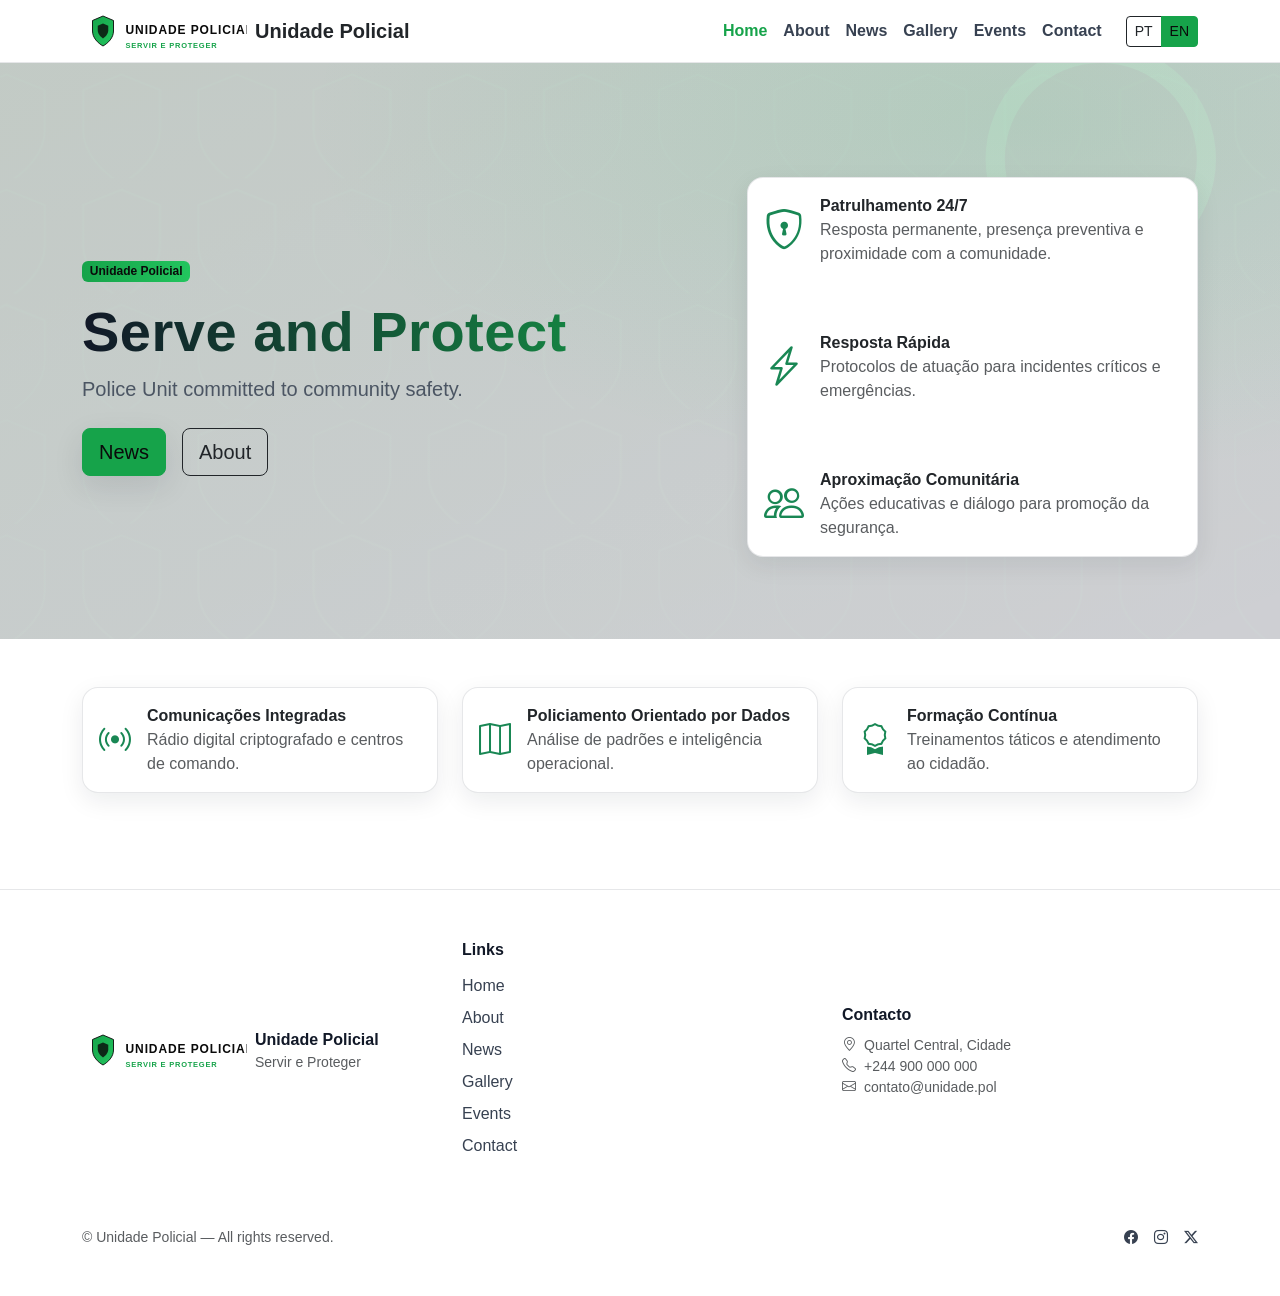
<file: index.html>
<!doctype html>
<html lang="pt">
<head>
  <meta charset="utf-8">
  <meta name="viewport" content="width=device-width, initial-scale=1">
  <title>Unidade Policial — Início</title>
  <link rel="preconnect" href="https://cdn.jsdelivr.net"/>
  <link rel="stylesheet" href="https://cdn.jsdelivr.net/npm/bootstrap@5.3.3/dist/css/bootstrap.min.css">
  <link rel="stylesheet" href="https://cdn.jsdelivr.net/npm/bootstrap-icons@1.11.3/font/bootstrap-icons.css">
  <link rel="stylesheet" href="/assets/css/style.css">
</head>
<body>
  <div data-include="/partials/header.html"></div>

  <section class="hero text-center text-lg-start">
    <div class="container">
      <div class="row align-items-center g-4">
        <div class="col-12 col-lg-7">
          <span class="badge badge-accent">Unidade Policial</span>
          <h1 class="display-4 mt-3 text-gradient" data-i18n="hero.home.title">Servir e Proteger</h1>
          <p class="lead mb-4" data-i18n="hero.home.lead">Unidade Policial comprometida com a segurança da comunidade.</p>
          <div class="d-flex gap-3 flex-wrap">
            <a class="btn btn-accent btn-lg" href="/noticias.html" data-i18n="nav.news">Notícias</a>
            <a class="btn btn-outline-dark btn-lg" href="/sobre.html" data-i18n="nav.about">Sobre</a>
          </div>
        </div>
        <div class="col-12 col-lg-5">
          <div class="card p-3 reveal">
            <div class="d-flex align-items-center gap-3">
              <div class="display-6 text-success"><i class="bi bi-shield-lock"></i></div>
              <div>
                <div class="fw-bold">Patrulhamento 24/7</div>
                <div class="text-muted">Resposta permanente, presença preventiva e proximidade com a comunidade.</div>
              </div>
            </div>
            <hr class="hr-soft">
            <div class="d-flex align-items-center gap-3">
              <div class="display-6 text-success"><i class="bi bi-lightning-charge"></i></div>
              <div>
                <div class="fw-bold">Resposta Rápida</div>
                <div class="text-muted">Protocolos de atuação para incidentes críticos e emergências.</div>
              </div>
            </div>
            <hr class="hr-soft">
            <div class="d-flex align-items-center gap-3">
              <div class="display-6 text-success"><i class="bi bi-people"></i></div>
              <div>
                <div class="fw-bold">Aproximação Comunitária</div>
                <div class="text-muted">Ações educativas e diálogo para promoção da segurança.</div>
              </div>
            </div>
          </div>
        </div>
      </div>
    </div>
  </section>

  <section class="py-5">
    <div class="container">
      <div class="row g-4">
        <div class="col-12 col-lg-4">
          <div class="card h-100 p-3 reveal">
            <div class="d-flex align-items-center gap-3">
              <div class="h2 m-0 text-success"><i class="bi bi-broadcast"></i></div>
              <div>
                <div class="fw-bold">Comunicações Integradas</div>
                <div class="text-muted">Rádio digital criptografado e centros de comando.</div>
              </div>
            </div>
          </div>
        </div>
        <div class="col-12 col-lg-4">
          <div class="card h-100 p-3 reveal">
            <div class="d-flex align-items-center gap-3">
              <div class="h2 m-0 text-success"><i class="bi bi-map"></i></div>
              <div>
                <div class="fw-bold">Policiamento Orientado por Dados</div>
                <div class="text-muted">Análise de padrões e inteligência operacional.</div>
              </div>
            </div>
          </div>
        </div>
        <div class="col-12 col-lg-4">
          <div class="card h-100 p-3 reveal">
            <div class="d-flex align-items-center gap-3">
              <div class="h2 m-0 text-success"><i class="bi bi-award"></i></div>
              <div>
                <div class="fw-bold">Formação Contínua</div>
                <div class="text-muted">Treinamentos táticos e atendimento ao cidadão.</div>
              </div>
            </div>
          </div>
        </div>
      </div>
    </div>
  </section>

  <div data-include="/partials/footer.html"></div>

  <script src="https://cdn.jsdelivr.net/npm/bootstrap@5.3.3/dist/js/bootstrap.bundle.min.js" defer></script>
  <script src="/assets/js/i18n.js" defer></script>
  <script src="/assets/js/data.js" defer></script>
  <script src="/assets/js/main.js" defer></script>
</body>
</html>
</file>
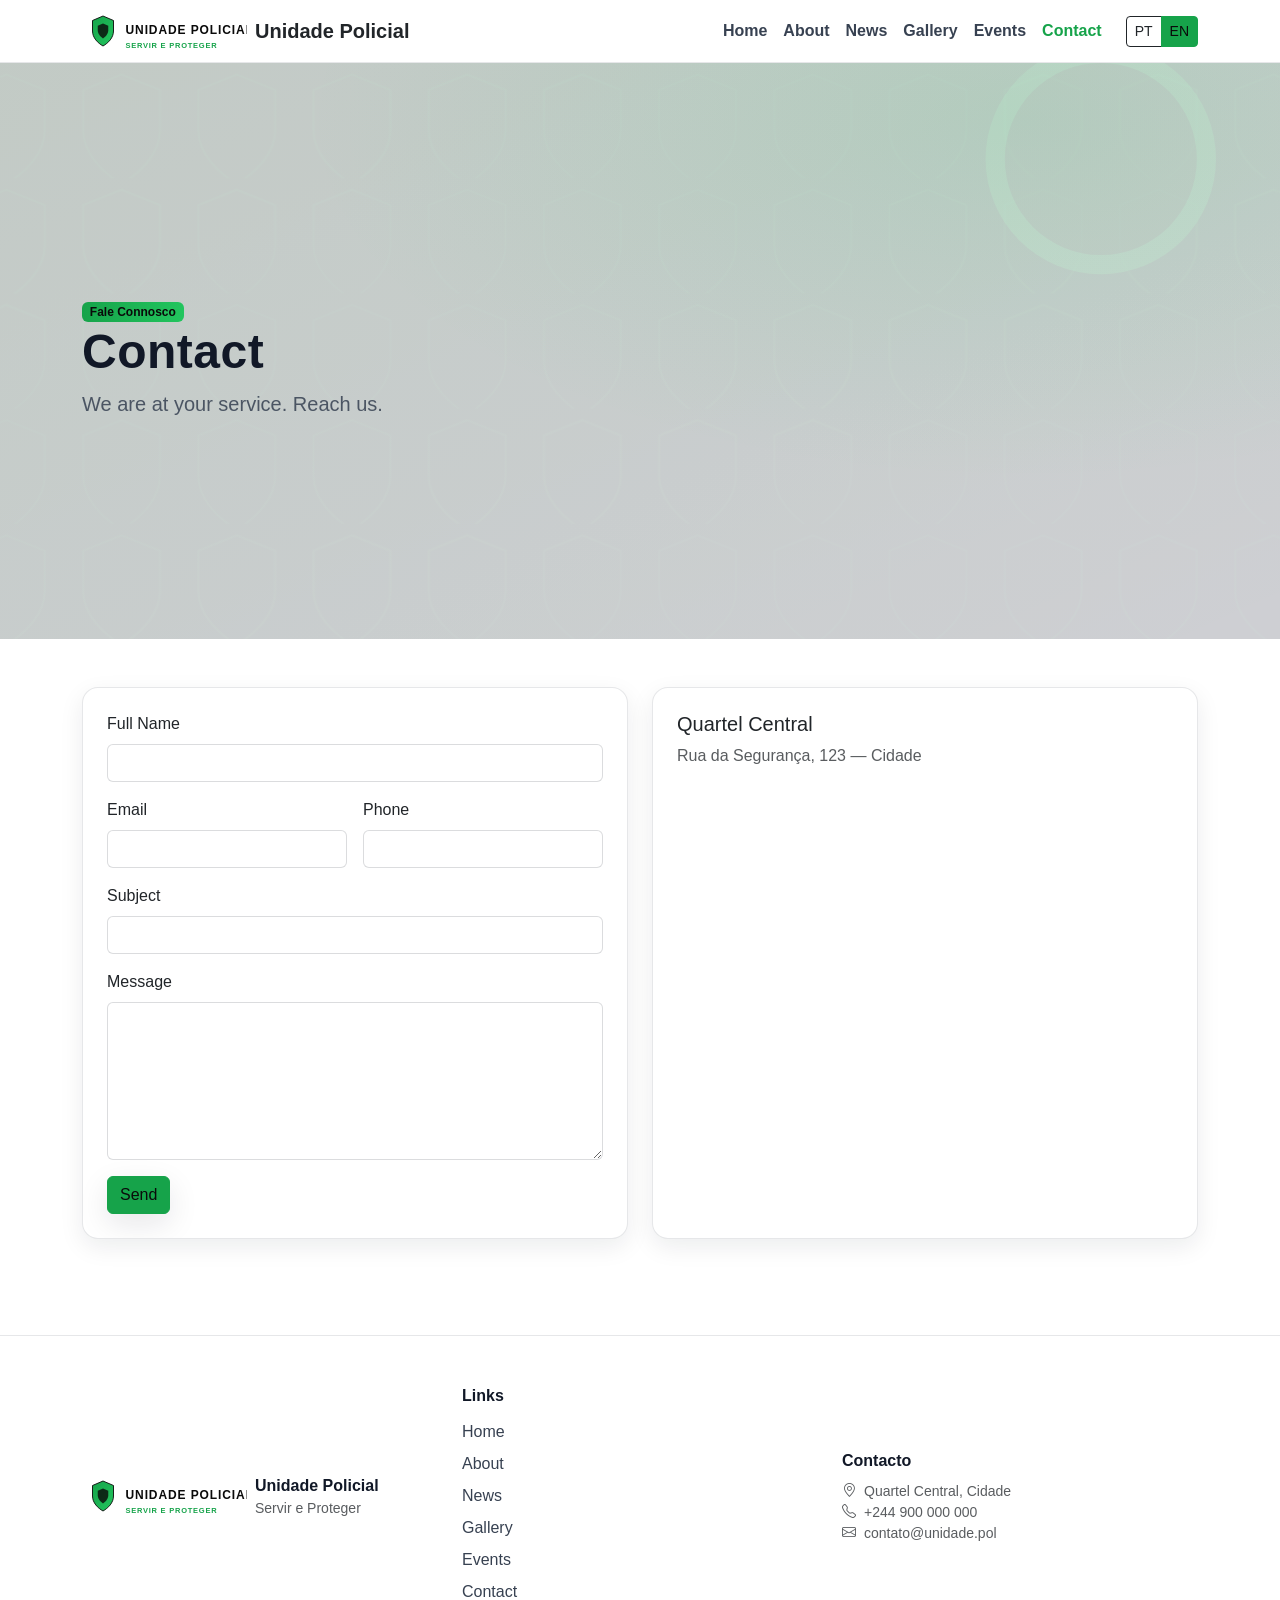
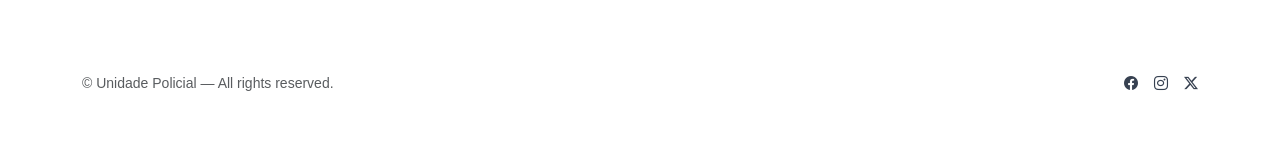
<file: contacto.html>
<!doctype html>
<html lang="pt">
<head>
  <meta charset="utf-8">
  <meta name="viewport" content="width=device-width, initial-scale=1">
  <title>Unidade Policial — Contacto</title>
  <link rel="stylesheet" href="https://cdn.jsdelivr.net/npm/bootstrap@5.3.3/dist/css/bootstrap.min.css">
  <link rel="stylesheet" href="https://cdn.jsdelivr.net/npm/bootstrap-icons@1.11.3/font/bootstrap-icons.css">
  <link rel="stylesheet" href="/assets/css/style.css">
</head>
<body>
  <div data-include="/partials/header.html"></div>

  <section class="hero">
    <div class="container">
      <span class="badge badge-accent">Fale Connosco</span>
      <h1 class="display-5" data-i18n="hero.contact.title">Contacto</h1>
      <p class="lead" data-i18n="hero.contact.lead">Estamos ao serviço. Fale connosco.</p>
    </div>
  </section>

  <section class="py-5">
    <div class="container">
      <div id="contactAlert" class="alert alert-success d-none" role="alert"></div>
      <div class="row g-4">
        <div class="col-12 col-lg-6">
          <form id="contactForm" class="card p-4">
            <div class="row g-3">
              <div class="col-12">
                <label class="form-label" data-i18n="contact.name">Nome Completo</label>
                <input name="name" type="text" class="form-control" required>
              </div>
              <div class="col-12 col-md-6">
                <label class="form-label" data-i18n="contact.email">Email</label>
                <input name="email" type="email" class="form-control" required>
              </div>
              <div class="col-12 col-md-6">
                <label class="form-label" data-i18n="contact.phone">Telefone</label>
                <input name="phone" type="tel" class="form-control">
              </div>
              <div class="col-12">
                <label class="form-label" data-i18n="contact.subject">Assunto</label>
                <input name="subject" type="text" class="form-control" required>
              </div>
              <div class="col-12">
                <label class="form-label" data-i18n="contact.message">Mensagem</label>
                <textarea name="message" class="form-control" rows="6" required></textarea>
              </div>
              <div class="col-12">
                <button class="btn btn-accent" type="submit" data-i18n="btn.send">Enviar</button>
              </div>
            </div>
          </form>
        </div>
        <div class="col-12 col-lg-6">
          <div class="card p-4 h-100">
            <h5>Quartel Central</h5>
            <p class="text-muted">Rua da Segurança, 123 — Cidade</p>
            <div class="ratio ratio-16x9 rounded overflow-hidden">
              <iframe src="https://maps.google.com/maps?q=Lisboa&t=&z=13&ie=UTF8&iwloc=&output=embed" loading="lazy" referrerpolicy="no-referrer-when-downgrade"></iframe>
            </div>
          </div>
        </div>
      </div>
    </div>
  </section>

  <div data-include="/partials/footer.html"></div>

  <script src="https://cdn.jsdelivr.net/npm/bootstrap@5.3.3/dist/js/bootstrap.bundle.min.js" defer></script>
  <script src="/assets/js/i18n.js" defer></script>
  <script src="/assets/js/data.js" defer></script>
  <script src="/assets/js/main.js" defer></script>
  <script src="/assets/js/contact.js" defer></script>
</body>
</html>
</file>
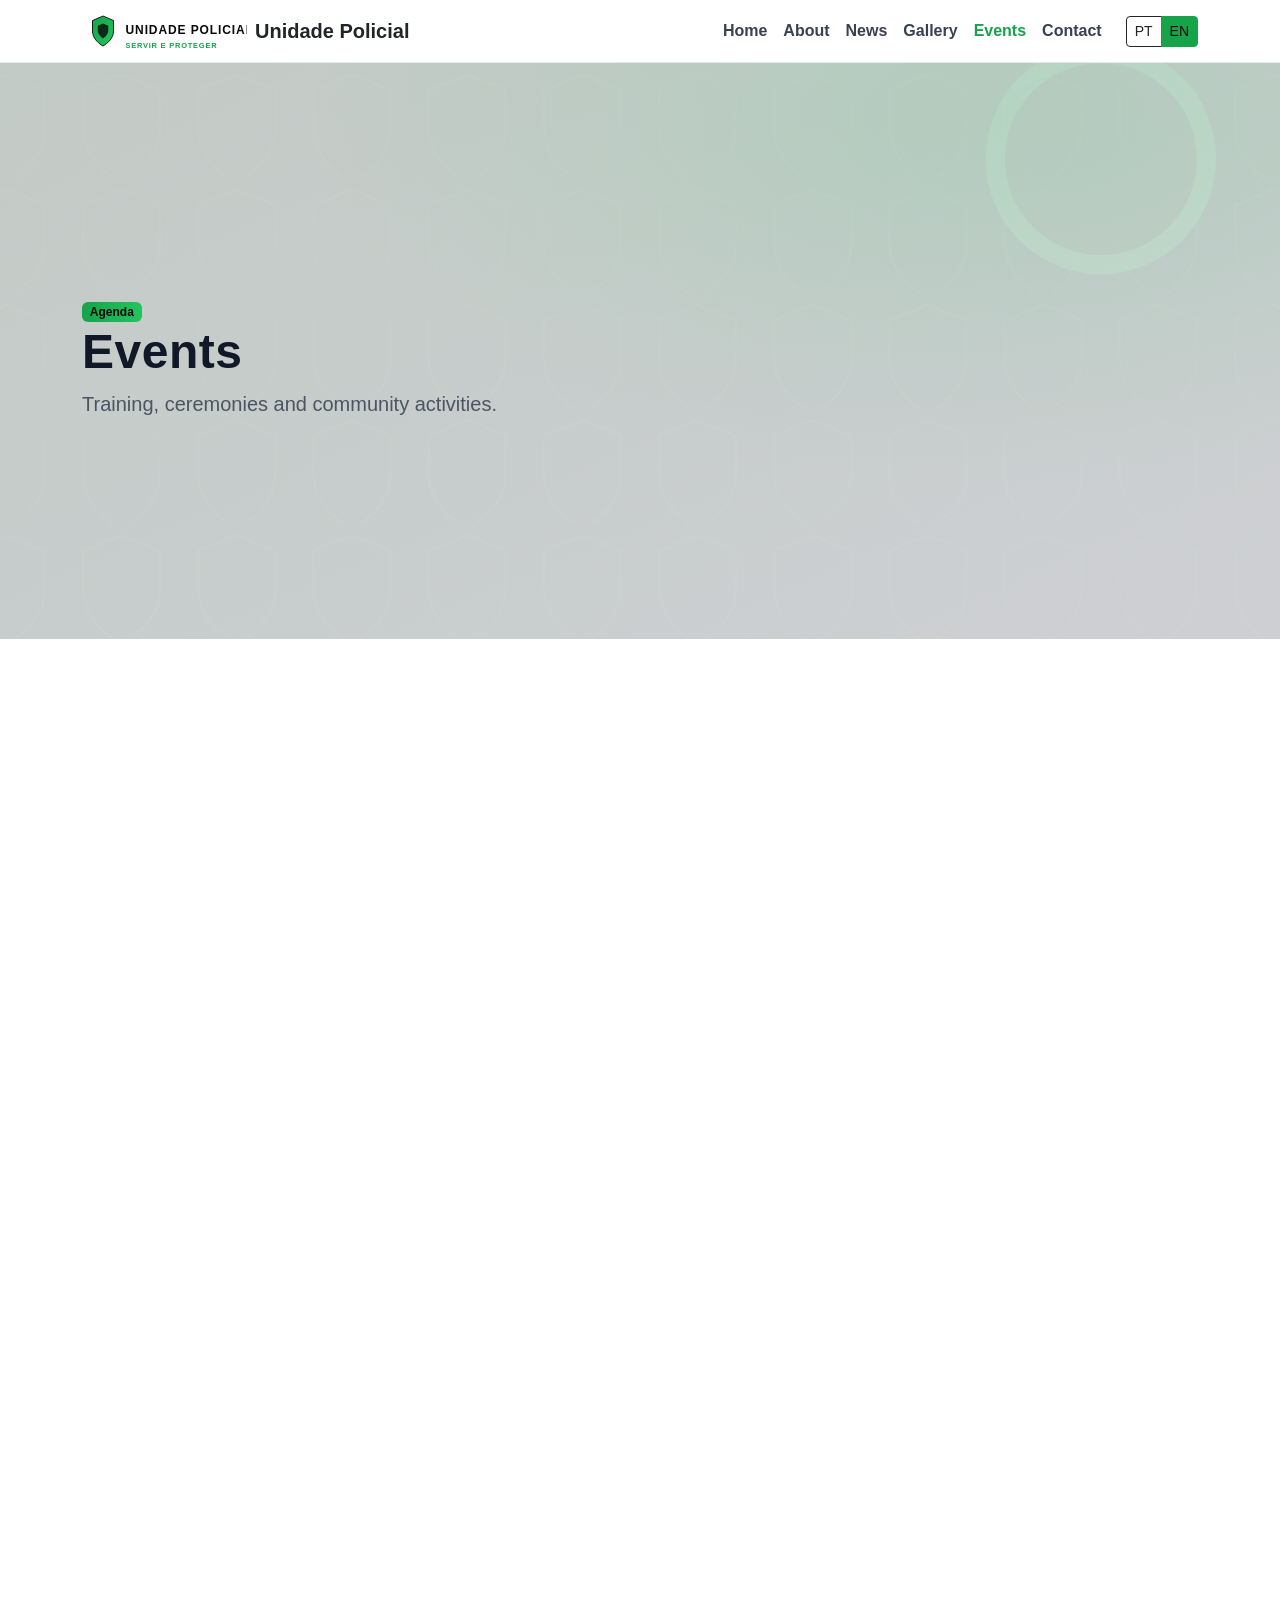
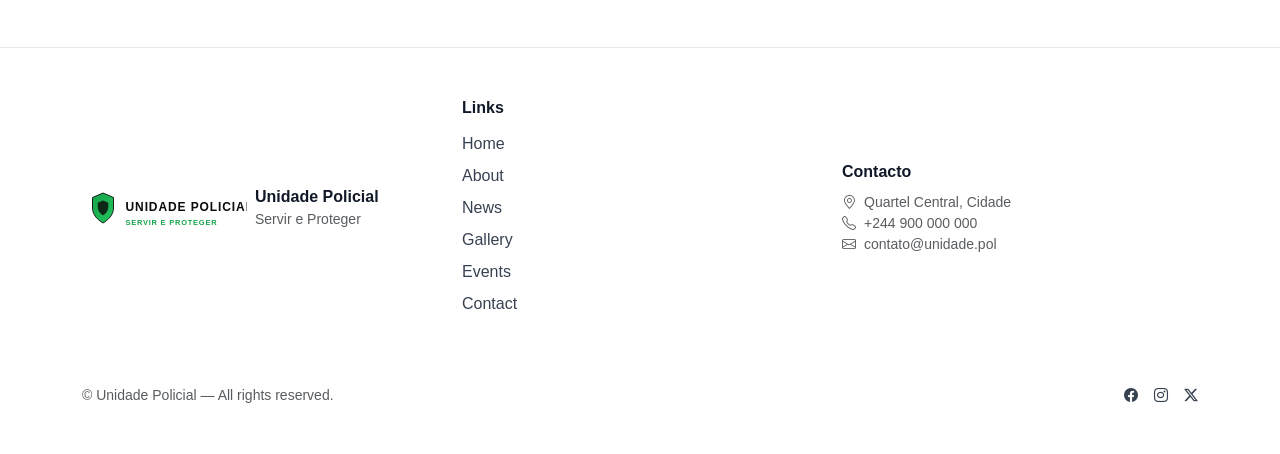
<file: eventos.html>
<!doctype html>
<html lang="pt">
<head>
  <meta charset="utf-8">
  <meta name="viewport" content="width=device-width, initial-scale=1">
  <title>Unidade Policial — Eventos</title>
  <link rel="stylesheet" href="https://cdn.jsdelivr.net/npm/bootstrap@5.3.3/dist/css/bootstrap.min.css">
  <link rel="stylesheet" href="https://cdn.jsdelivr.net/npm/bootstrap-icons@1.11.3/font/bootstrap-icons.css">
  <link rel="stylesheet" href="/assets/css/style.css">
</head>
<body>
  <div data-include="/partials/header.html"></div>

  <section class="hero">
    <div class="container">
      <span class="badge badge-accent">Agenda</span>
      <h1 class="display-5" data-i18n="hero.events.title">Eventos</h1>
      <p class="lead" data-i18n="hero.events.lead">Formações, cerimónias e atividades comunitárias.</p>
    </div>
  </section>

  <section class="py-5">
    <div class="container">
      <div class="row g-4" id="eventsGrid"></div>
    </div>
  </section>

  <div data-include="/partials/footer.html"></div>

  <script src="https://cdn.jsdelivr.net/npm/bootstrap@5.3.3/dist/js/bootstrap.bundle.min.js" defer></script>
  <script src="/assets/js/i18n.js" defer></script>
  <script src="/assets/js/data.js" defer></script>
  <script src="/assets/js/main.js" defer></script>
  <script src="/assets/js/events.js" defer></script>
</body>
</html>
</file>
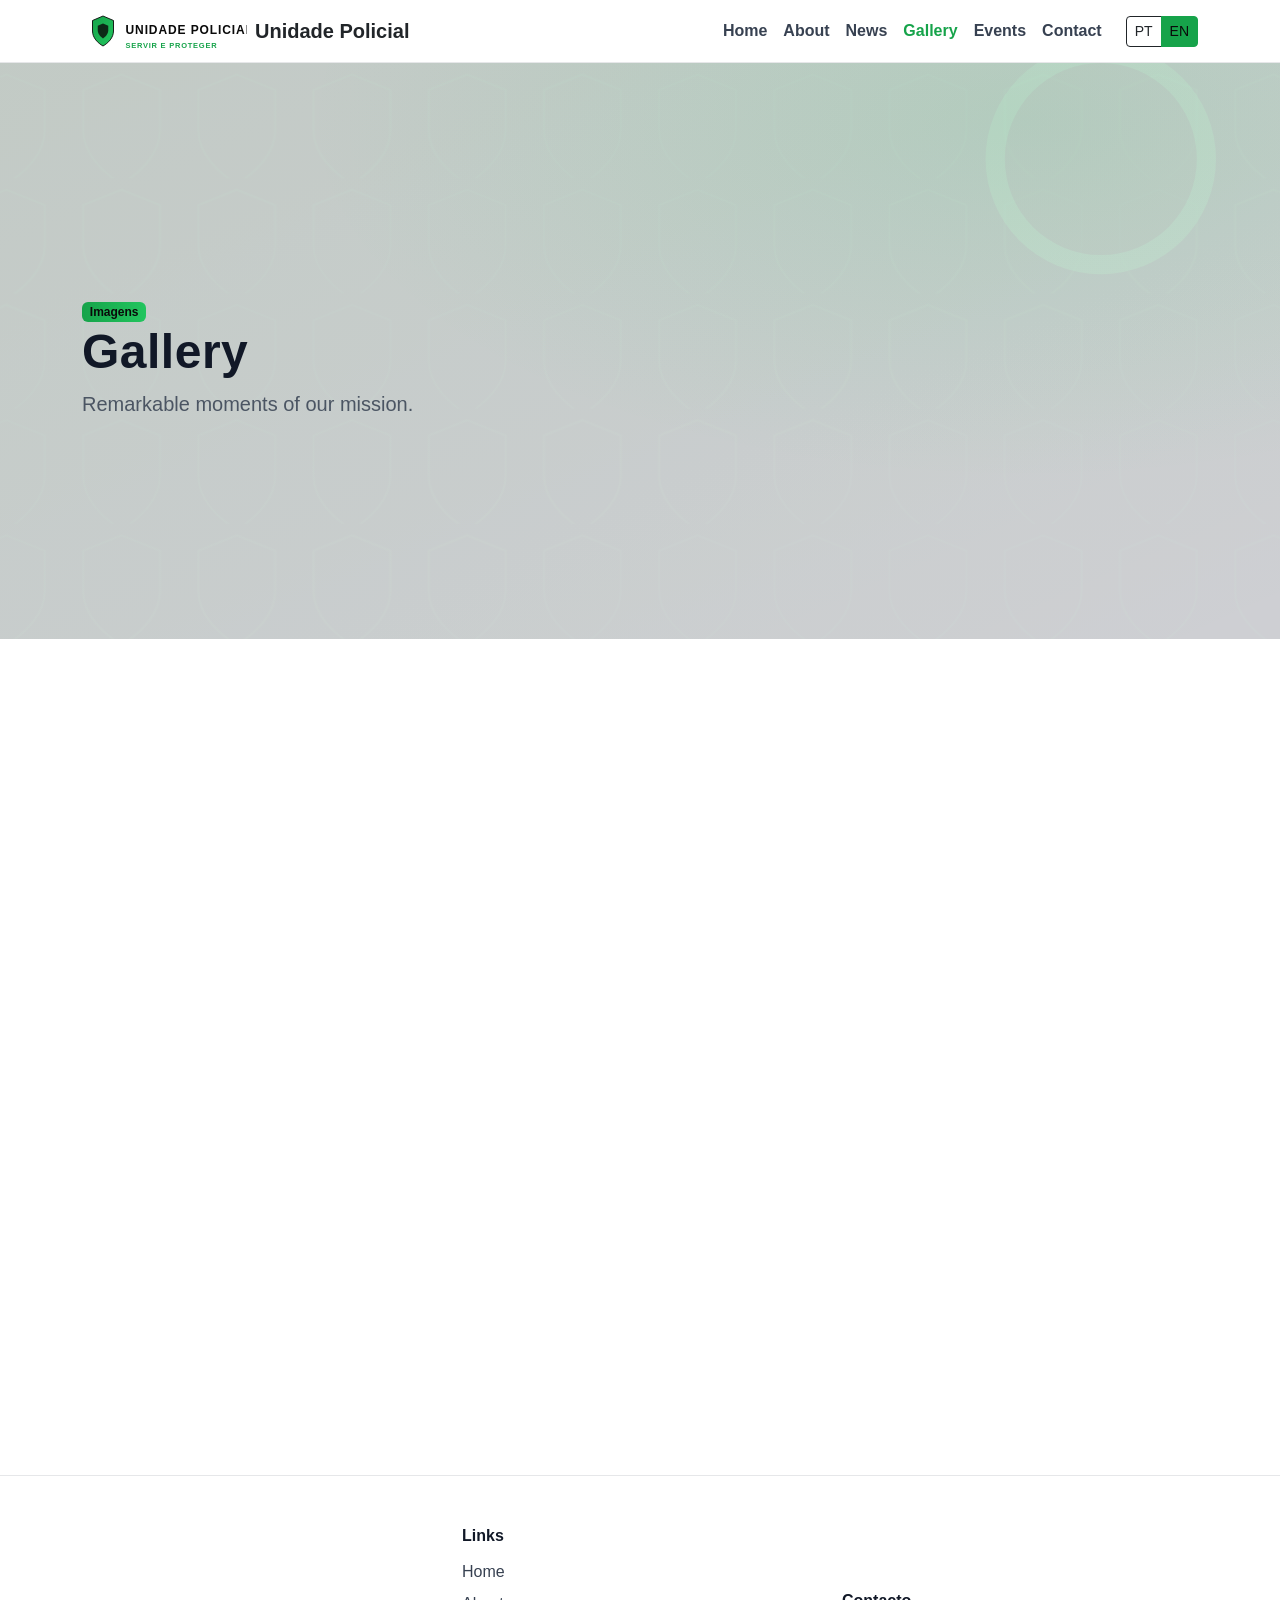
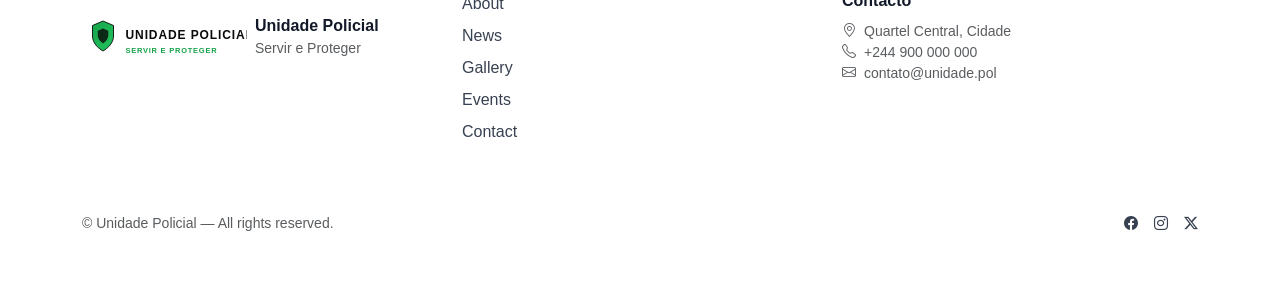
<file: galeria.html>
<!doctype html>
<html lang="pt">
<head>
  <meta charset="utf-8">
  <meta name="viewport" content="width=device-width, initial-scale=1">
  <title>Unidade Policial — Galeria</title>
  <link rel="stylesheet" href="https://cdn.jsdelivr.net/npm/bootstrap@5.3.3/dist/css/bootstrap.min.css">
  <link rel="stylesheet" href="https://cdn.jsdelivr.net/npm/bootstrap-icons@1.11.3/font/bootstrap-icons.css">
  <link rel="stylesheet" href="/assets/css/style.css">
</head>
<body>
  <div data-include="/partials/header.html"></div>

  <section class="hero">
    <div class="container">
      <span class="badge badge-accent">Imagens</span>
      <h1 class="display-5" data-i18n="hero.gallery.title">Galeria</h1>
      <p class="lead" data-i18n="hero.gallery.lead">Momentos marcantes da nossa missão.</p>
    </div>
  </section>

  <section class="py-5">
    <div class="container">
      <div class="row g-4" id="galleryGrid"></div>
    </div>
  </section>

  <div data-include="/partials/footer.html"></div>

  <script src="https://cdn.jsdelivr.net/npm/bootstrap@5.3.3/dist/js/bootstrap.bundle.min.js" defer></script>
  <script src="/assets/js/i18n.js" defer></script>
  <script src="/assets/js/data.js" defer></script>
  <script src="/assets/js/main.js" defer></script>
  <script src="/assets/js/gallery.js" defer></script>
</body>
</html>
</file>
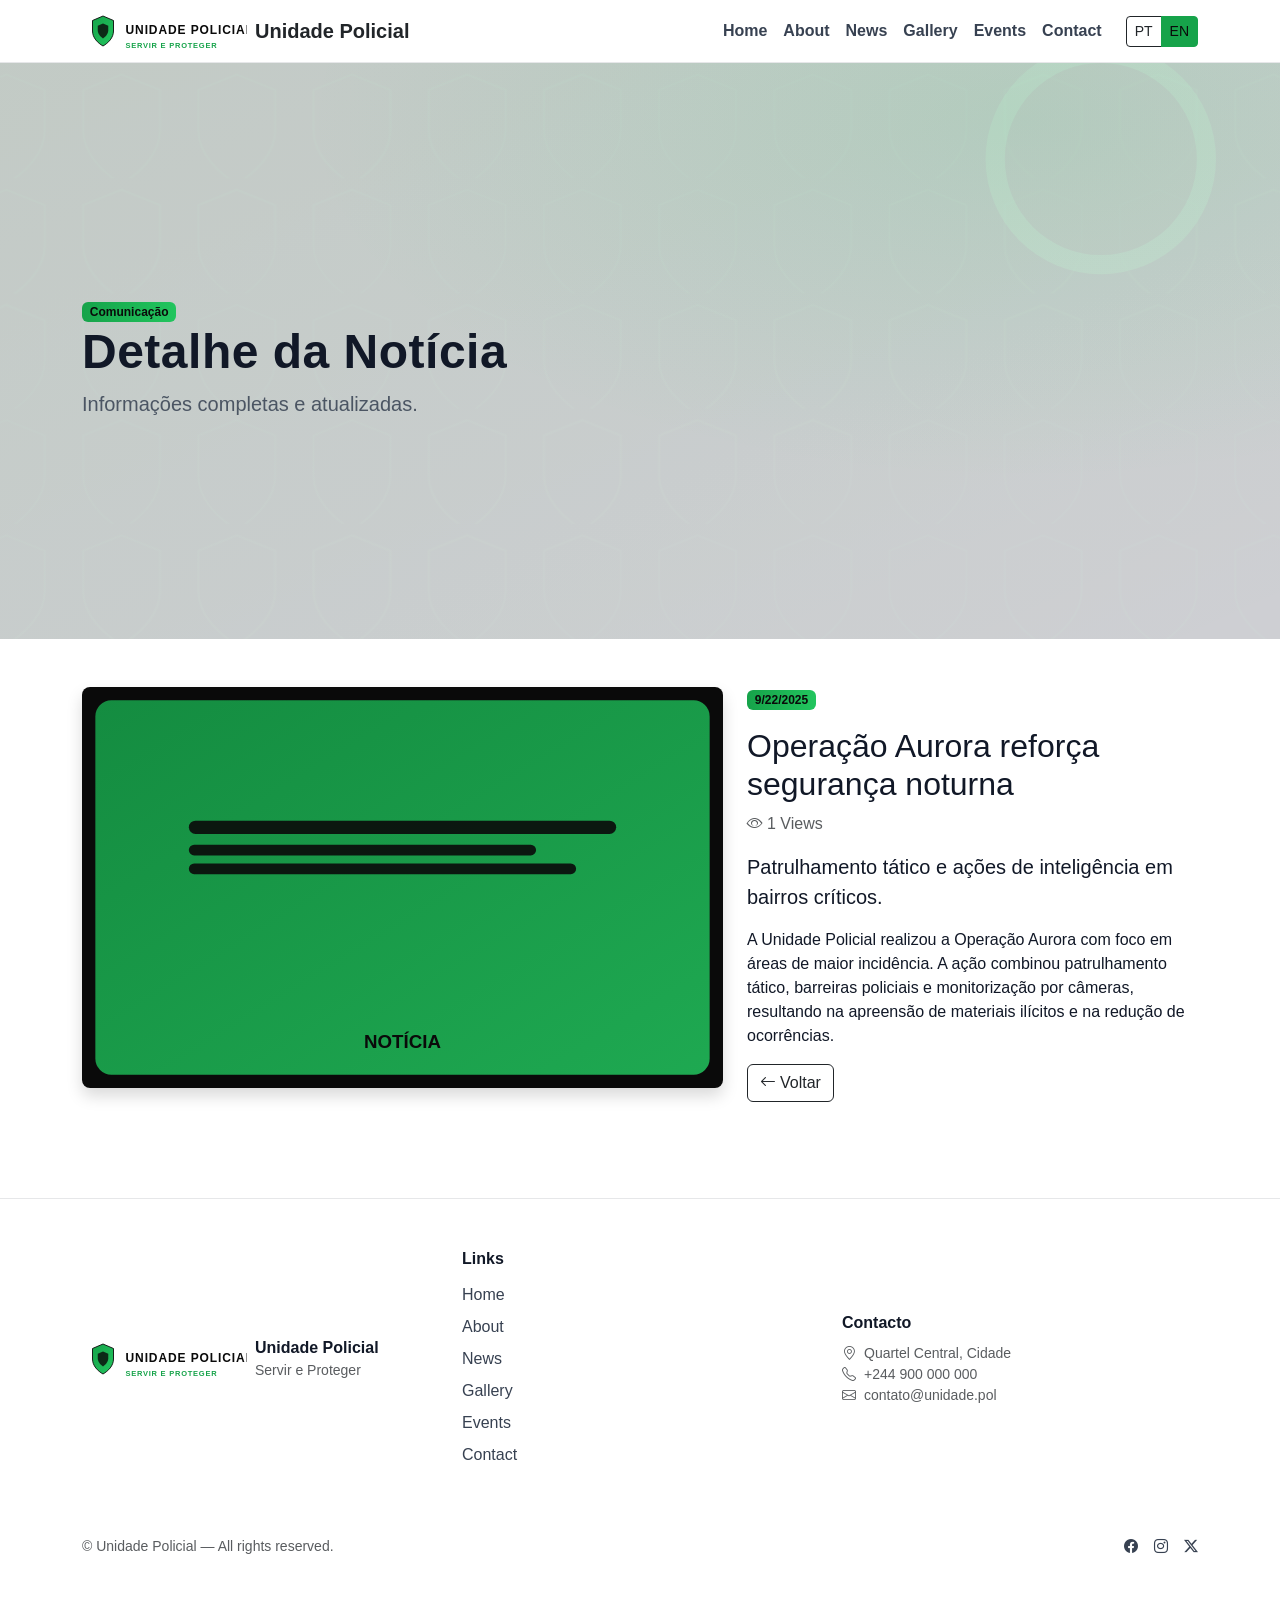
<file: noticia.html>
<!doctype html>
<html lang="pt">
<head>
  <meta charset="utf-8">
  <meta name="viewport" content="width=device-width, initial-scale=1">
  <title>Unidade Policial — Notícia</title>
  <link rel="stylesheet" href="https://cdn.jsdelivr.net/npm/bootstrap@5.3.3/dist/css/bootstrap.min.css">
  <link rel="stylesheet" href="https://cdn.jsdelivr.net/npm/bootstrap-icons@1.11.3/font/bootstrap-icons.css">
  <link rel="stylesheet" href="/assets/css/style.css">
</head>
<body>
  <div data-include="/partials/header.html"></div>

  <section class="hero">
    <div class="container">
      <span class="badge badge-accent">Comunicação</span>
      <h1 class="display-5">Detalhe da Notícia</h1>
      <p class="lead">Informações completas e atualizadas.</p>
    </div>
  </section>

  <section class="py-5">
    <div class="container" id="newsDetail"></div>
  </section>

  <div data-include="/partials/footer.html"></div>

  <script src="https://cdn.jsdelivr.net/npm/bootstrap@5.3.3/dist/js/bootstrap.bundle.min.js" defer></script>
  <script src="/assets/js/i18n.js" defer></script>
  <script src="/assets/js/data.js" defer></script>
  <script src="/assets/js/main.js" defer></script>
  <script src="/assets/js/news.js" defer></script>
</body>
</html>
</file>
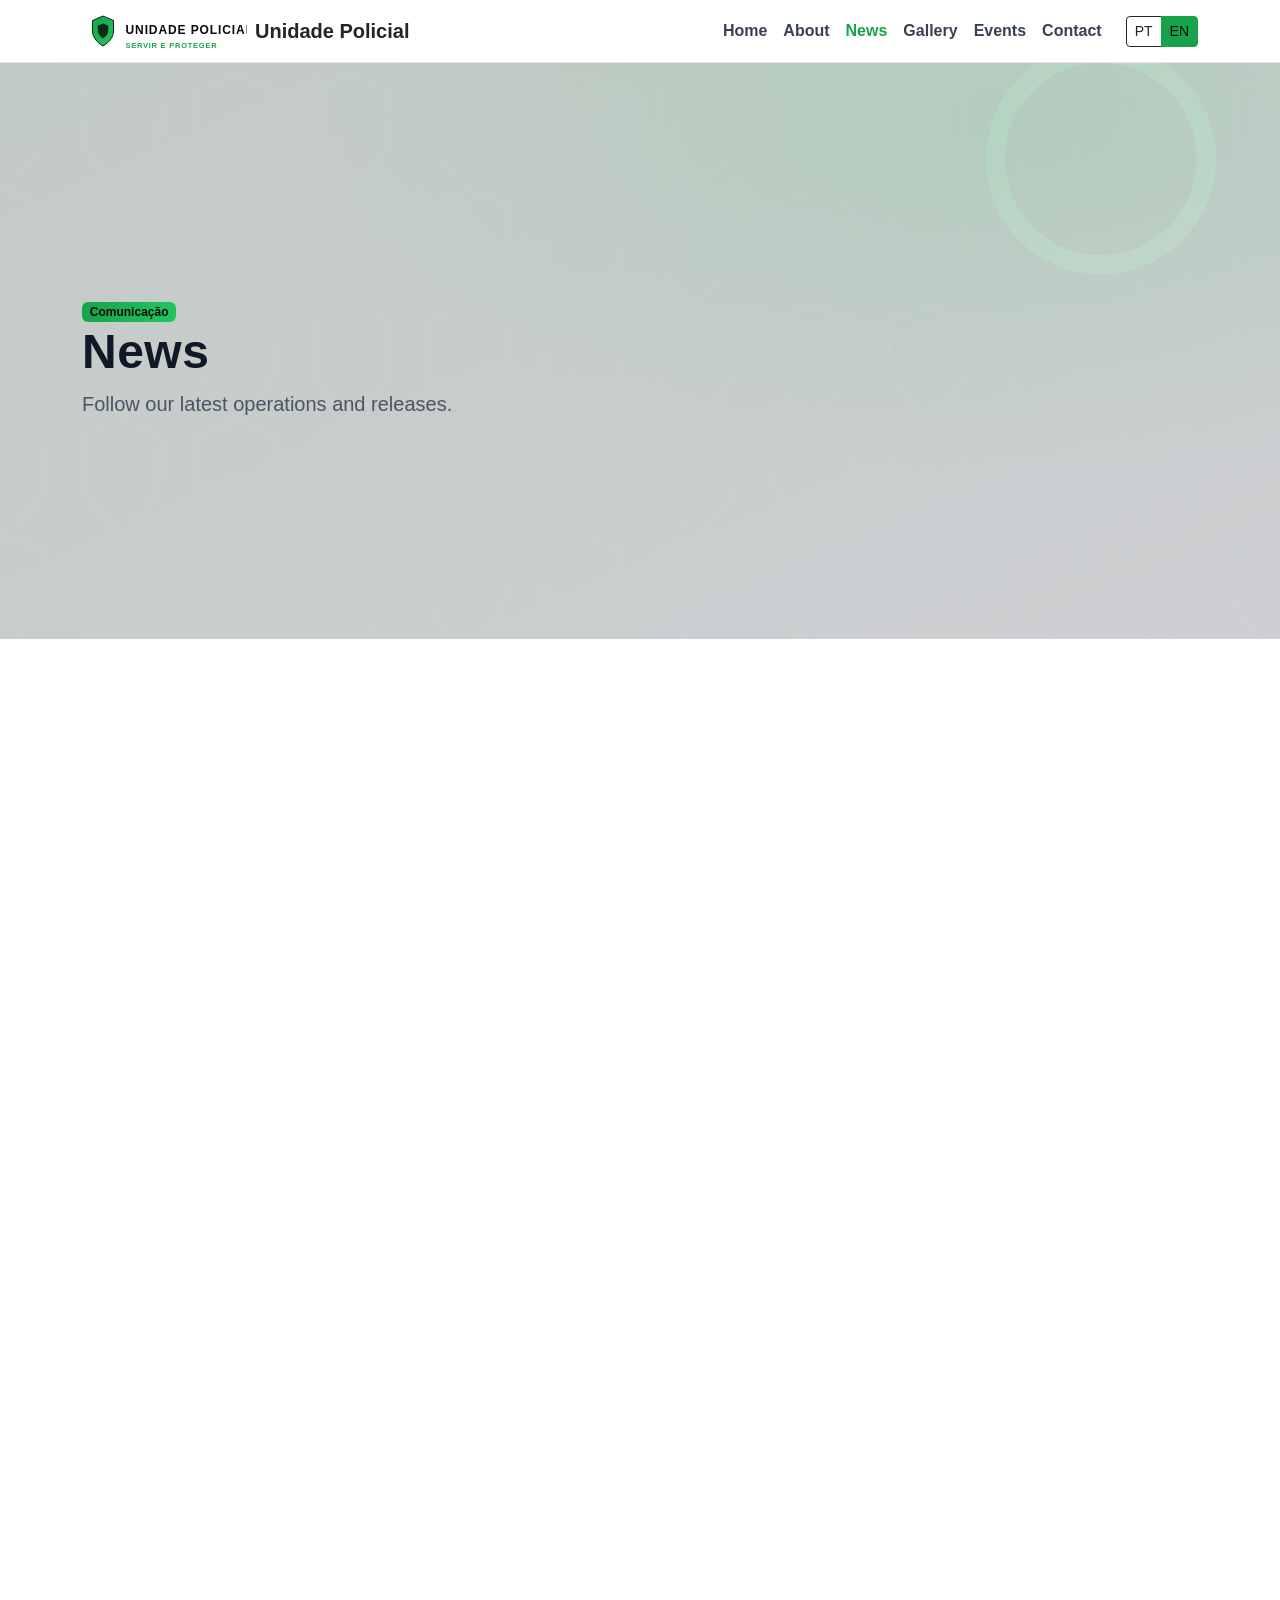
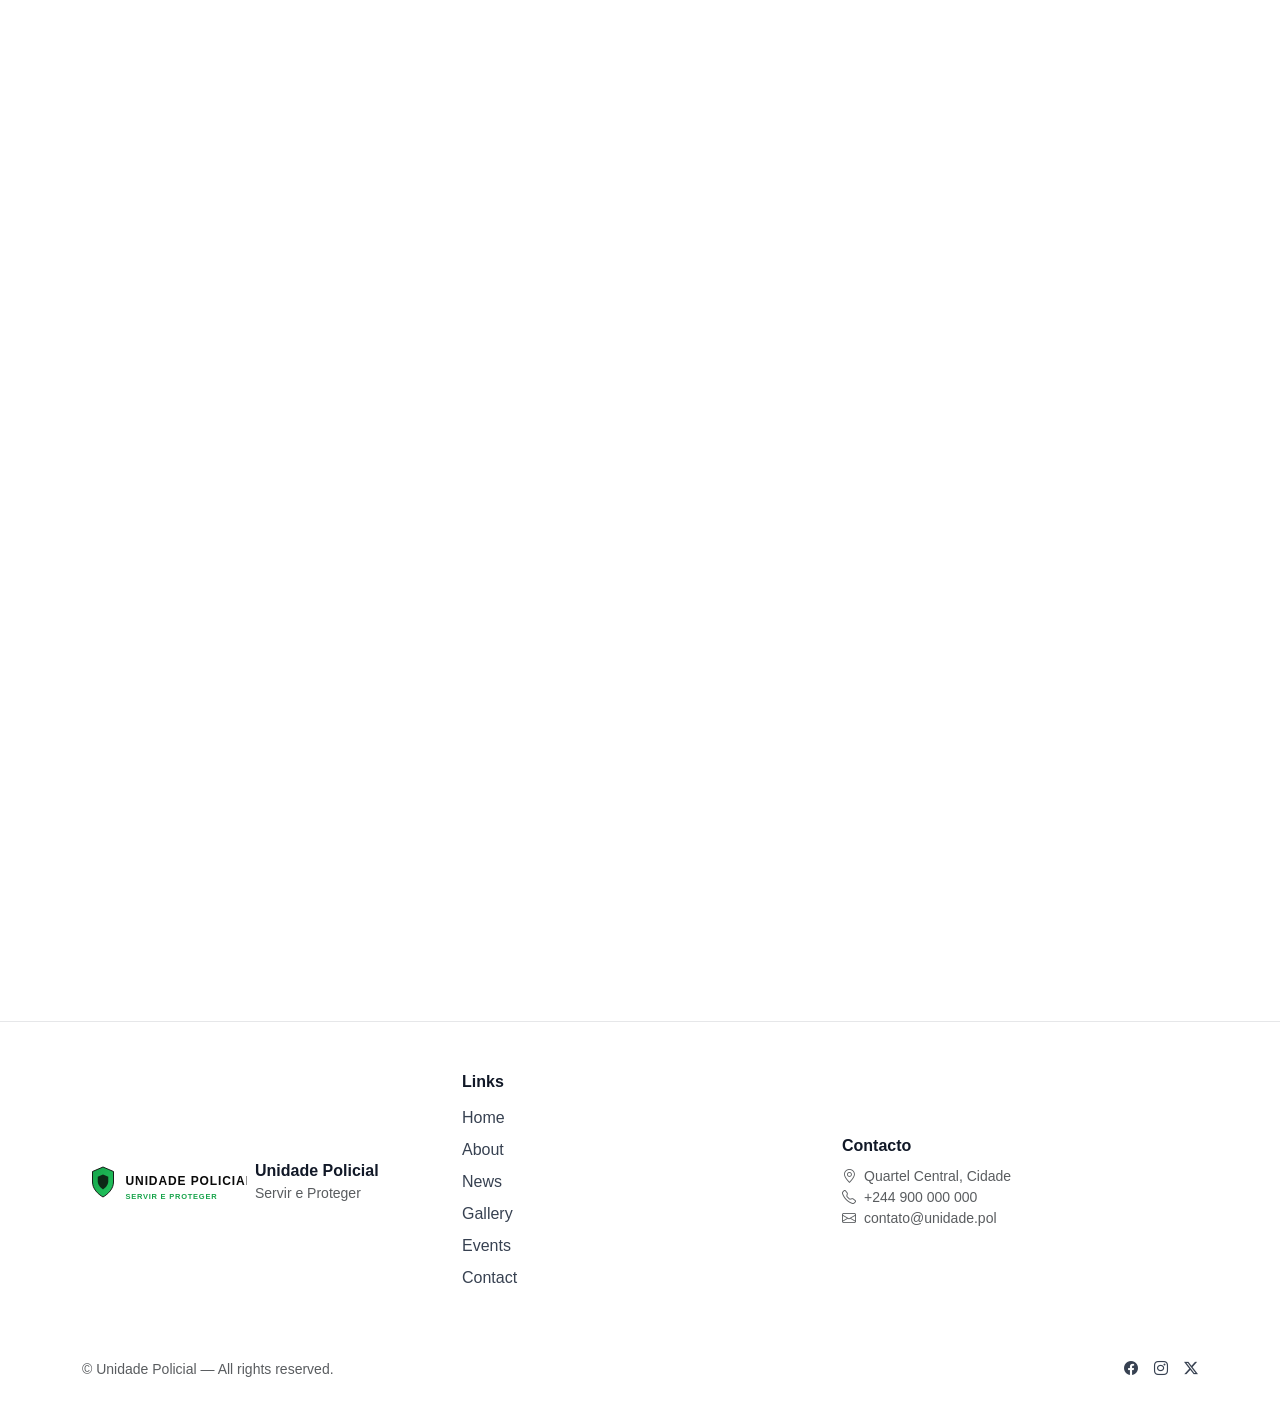
<file: noticias.html>
<!doctype html>
<html lang="pt">
<head>
  <meta charset="utf-8">
  <meta name="viewport" content="width=device-width, initial-scale=1">
  <title>Unidade Policial — Notícias</title>
  <link rel="stylesheet" href="https://cdn.jsdelivr.net/npm/bootstrap@5.3.3/dist/css/bootstrap.min.css">
  <link rel="stylesheet" href="https://cdn.jsdelivr.net/npm/bootstrap-icons@1.11.3/font/bootstrap-icons.css">
  <link rel="stylesheet" href="/assets/css/style.css">
</head>
<body>
  <div data-include="/partials/header.html"></div>

  <section class="hero">
    <div class="container">
      <span class="badge badge-accent">Comunicação</span>
      <h1 class="display-5" data-i18n="hero.news.title">Notícias</h1>
      <p class="lead" data-i18n="hero.news.lead">Acompanhe as últimas operações e comunicados.</p>
    </div>
  </section>

  <section class="py-5">
    <div class="container">
      <div class="row g-4" id="newsGrid"></div>
    </div>
  </section>

  <div data-include="/partials/footer.html"></div>

  <script src="https://cdn.jsdelivr.net/npm/bootstrap@5.3.3/dist/js/bootstrap.bundle.min.js" defer></script>
  <script src="/assets/js/i18n.js" defer></script>
  <script src="/assets/js/data.js" defer></script>
  <script src="/assets/js/main.js" defer></script>
  <script src="/assets/js/news.js" defer></script>
</body>
</html>
</file>
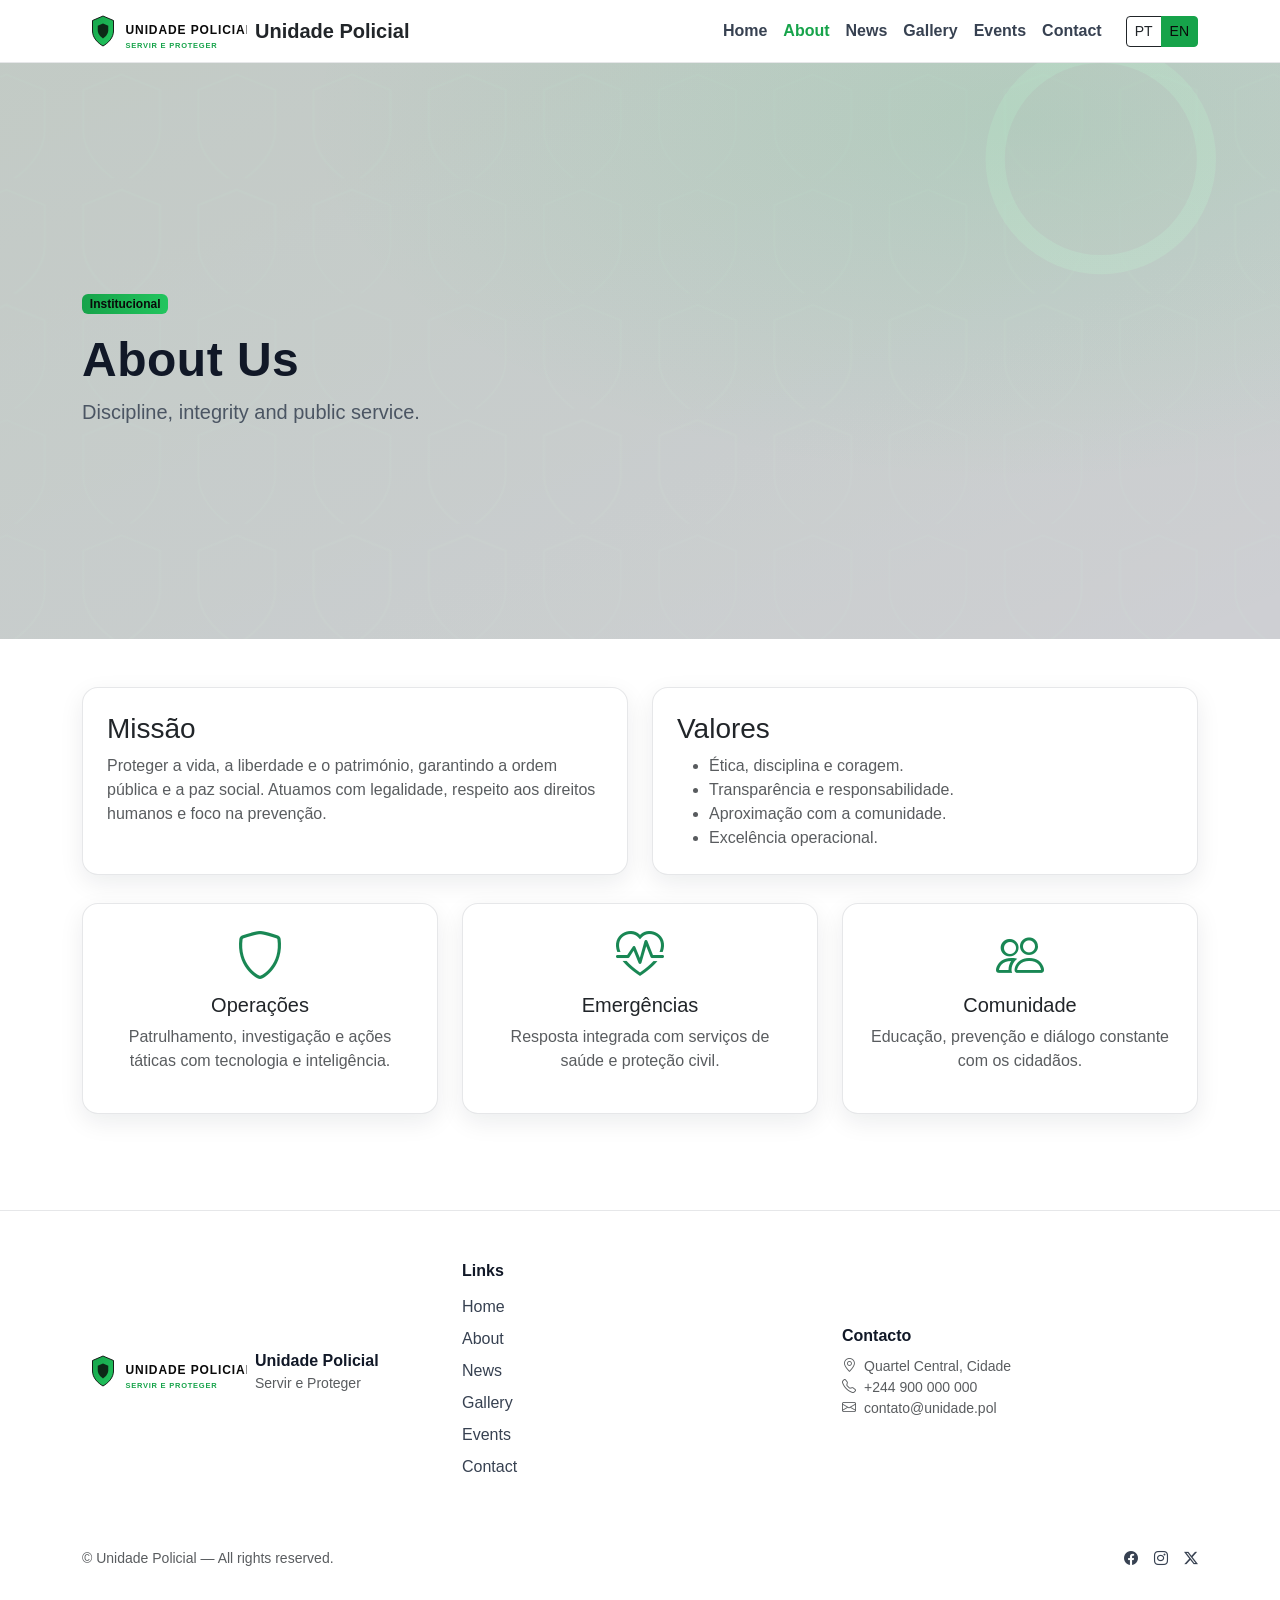
<file: sobre.html>
<!doctype html>
<html lang="pt">
<head>
  <meta charset="utf-8">
  <meta name="viewport" content="width=device-width, initial-scale=1">
  <title>Unidade Policial — Sobre</title>
  <link rel="stylesheet" href="https://cdn.jsdelivr.net/npm/bootstrap@5.3.3/dist/css/bootstrap.min.css">
  <link rel="stylesheet" href="https://cdn.jsdelivr.net/npm/bootstrap-icons@1.11.3/font/bootstrap-icons.css">
  <link rel="stylesheet" href="/assets/css/style.css">
</head>
<body>
  <div data-include="/partials/header.html"></div>

  <section class="hero">
    <div class="container">
      <span class="badge badge-accent">Institucional</span>
      <h1 class="display-5 mt-3" data-i18n="hero.about.title">Quem Somos</h1>
      <p class="lead" data-i18n="hero.about.lead">Disciplina, integridade e serviço público.</p>
    </div>
  </section>

  <section class="py-5">
    <div class="container">
      <div class="row g-4 align-items-stretch">
        <div class="col-12 col-lg-6">
          <div class="card h-100 p-4 reveal">
            <h3>Missão</h3>
            <p class="text-muted">Proteger a vida, a liberdade e o património, garantindo a ordem pública e a paz social. Atuamos com legalidade, respeito aos direitos humanos e foco na prevenção.</p>
          </div>
        </div>
        <div class="col-12 col-lg-6">
          <div class="card h-100 p-4 reveal">
            <h3>Valores</h3>
            <ul class="text-muted m-0">
              <li>Ética, disciplina e coragem.</li>
              <li>Transparência e responsabilidade.</li>
              <li>Aproximação com a comunidade.</li>
              <li>Excelência operacional.</li>
            </ul>
          </div>
        </div>
      </div>

      <div class="row g-4 mt-1">
        <div class="col-12 col-lg-4">
          <div class="card h-100 p-4 reveal text-center">
            <div class="display-5 text-success"><i class="bi bi-shield"></i></div>
            <h5 class="mt-2">Operações</h5>
            <p class="text-muted">Patrulhamento, investigação e ações táticas com tecnologia e inteligência.</p>
          </div>
        </div>
        <div class="col-12 col-lg-4">
          <div class="card h-100 p-4 reveal text-center">
            <div class="display-5 text-success"><i class="bi bi-heart-pulse"></i></div>
            <h5 class="mt-2">Emergências</h5>
            <p class="text-muted">Resposta integrada com serviços de saúde e proteção civil.</p>
          </div>
        </div>
        <div class="col-12 col-lg-4">
          <div class="card h-100 p-4 reveal text-center">
            <div class="display-5 text-success"><i class="bi bi-people"></i></div>
            <h5 class="mt-2">Comunidade</h5>
            <p class="text-muted">Educação, prevenção e diálogo constante com os cidadãos.</p>
          </div>
        </div>
      </div>
    </div>
  </section>

  <div data-include="/partials/footer.html"></div>

  <script src="https://cdn.jsdelivr.net/npm/bootstrap@5.3.3/dist/js/bootstrap.bundle.min.js" defer></script>
  <script src="/assets/js/i18n.js" defer></script>
  <script src="/assets/js/data.js" defer></script>
  <script src="/assets/js/main.js" defer></script>
</body>
</html>
</file>
<file: assets/css/style.css>
/* Theme variables */
:root {
  --green-500: #16a34a;
  --green-400: #22c55e;
  --green-300: #34d399;
  --black-900: #0a0a0a;
  --black-800: #111827;
  --black-700: #1f2937;
  --white: #ffffff;
  --muted: #6b7280; /* adjusted for light theme */
  --shadow: 0 10px 30px rgba(17,24,39,0.10);
  --text-900: #111827;
  --text-700: #374151;
  --border-200: rgba(17,24,39,0.10);
}

html, body { height: 100%; }

body {
  font-family: Inter, "Segoe UI", Roboto, Arial, sans-serif;
  background: var(--white);
  color: var(--text-900);
  -webkit-font-smoothing: antialiased;
  -moz-osx-font-smoothing: grayscale;
}

img { max-width: 100%; height: auto; display: block; }

/* Navbar */
.navbar {
  background: rgba(255,255,255,0.9);
  backdrop-filter: saturate(140%) blur(6px);
  border-bottom: 1px solid var(--border-200);
}
.navbar .navbar-brand img { height: 36px; }
.navbar .nav-link { color: var(--text-700); font-weight: 600; }
.navbar .nav-link:hover, .navbar .nav-link.active { color: var(--green-500); }

.btn-accent {
  --bs-btn-bg: var(--green-500);
  --bs-btn-border-color: var(--green-500);
  --bs-btn-hover-bg: #19994a;
  --bs-btn-hover-border-color: #19994a;
  --bs-btn-color: #0a0a0a;
  --bs-btn-hover-color: #0a0a0a;
  box-shadow: var(--shadow);
}

/* Hero */
.hero {
  position: relative;
  min-height: 56vh;
  display: grid;
  align-items: center;
  padding: 6rem 0 4rem;
  overflow: hidden;
}
.hero::before {
  content: "";
  position: absolute;
  inset: 0;
  background: url('/assets/img/hero-bg.svg') center/cover no-repeat;
  opacity: 0.20; /* slightly subtler on light bg */
}
.hero::after {
  content: "";
  position: absolute;
  inset: 0;
  background: radial-gradient(1200px 600px at 80% 10%, rgba(34,197,94,0.12), transparent 60%),
              linear-gradient(to bottom right, rgba(22,163,74,0.06), rgba(255,255,255,0));
}
.hero .container { position: relative; z-index: 1; }
.hero h1 {
  font-weight: 900;
  letter-spacing: 0.5px;
}
.hero p.lead { color: #4b5563; }

.badge-accent {
  background: linear-gradient(90deg, var(--green-500), var(--green-400));
  color: var(--black-900);
  font-weight: 800;
}

.card {
  background: #ffffff;
  border: 1px solid var(--border-200);
  border-radius: 16px;
  overflow: hidden;
  box-shadow: 0 8px 24px rgba(17,24,39,0.08);
  transition: transform .25s ease, box-shadow .25s ease, border-color .25s ease;
}
.card:hover { transform: translateY(-4px); box-shadow: 0 12px 30px rgba(17,24,39,0.12); border-color: rgba(34,197,94,0.35); }
.card-img-top { object-fit: cover; height: 200px; }
.card .views { color: var(--muted); font-weight: 600; }

/* Event styling differentiation */
.card.event {
  background: #ffffff;
  border-left: 3px solid var(--green-400);
}
.card.event .badge { background: rgba(34,197,94,0.08); color: #065f46; border: 1px solid rgba(34,197,94,0.25); }

/* Gallery */
.gallery-card .carousel-item img { height: 220px; object-fit: cover; }
.gallery-card .carousel-item img { cursor: zoom-in; }

/* Footer */
footer {
  background: #ffffff;
  border-top: 1px solid var(--border-200);
}
footer .logo img { height: 36px; }
footer a { color: var(--text-700); text-decoration: none; }
footer a:hover { color: var(--green-500); }

/* Scroll reveal */
.reveal { opacity: 0; transform: translateY(24px); transition: opacity .7s ease, transform .7s ease; }
.reveal.show { opacity: 1; transform: none; }

/* Utilities */
.text-gradient {
  background: linear-gradient(90deg, #111827, #16a34a);
  -webkit-background-clip: text;
  background-clip: text;
  color: transparent;
}
.fw-black { font-weight: 900 !important; }
.hr-soft { border: 0; height: 1px; background: linear-gradient(90deg, transparent, rgba(255,255,255,0.18), transparent); margin: 2rem 0; }

/* Forms */
.form-control, .form-select {
  background: #ffffff;
  color: var(--text-900);
  border-color: rgba(17,24,39,0.15);
}
.form-control:focus, .form-select:focus {
  border-color: rgba(34,197,94,0.45);
  box-shadow: 0 0 0 .25rem rgba(34,197,94,0.15);
}

/* Buttons */
.btn-outline-dark:hover { background: var(--black-800); color: var(--white); border-color: var(--black-800); }

/* Language toggle active state to match accent */
.btn-group [data-lang-select].active {
  background: var(--green-500);
  border-color: var(--green-500);
  color: var(--black-900);
}

/* Media tweaks */
@media (min-width: 992px) {
  .hero { min-height: 64vh; }
  .card-img-top { height: 240px; }
}
</file>
